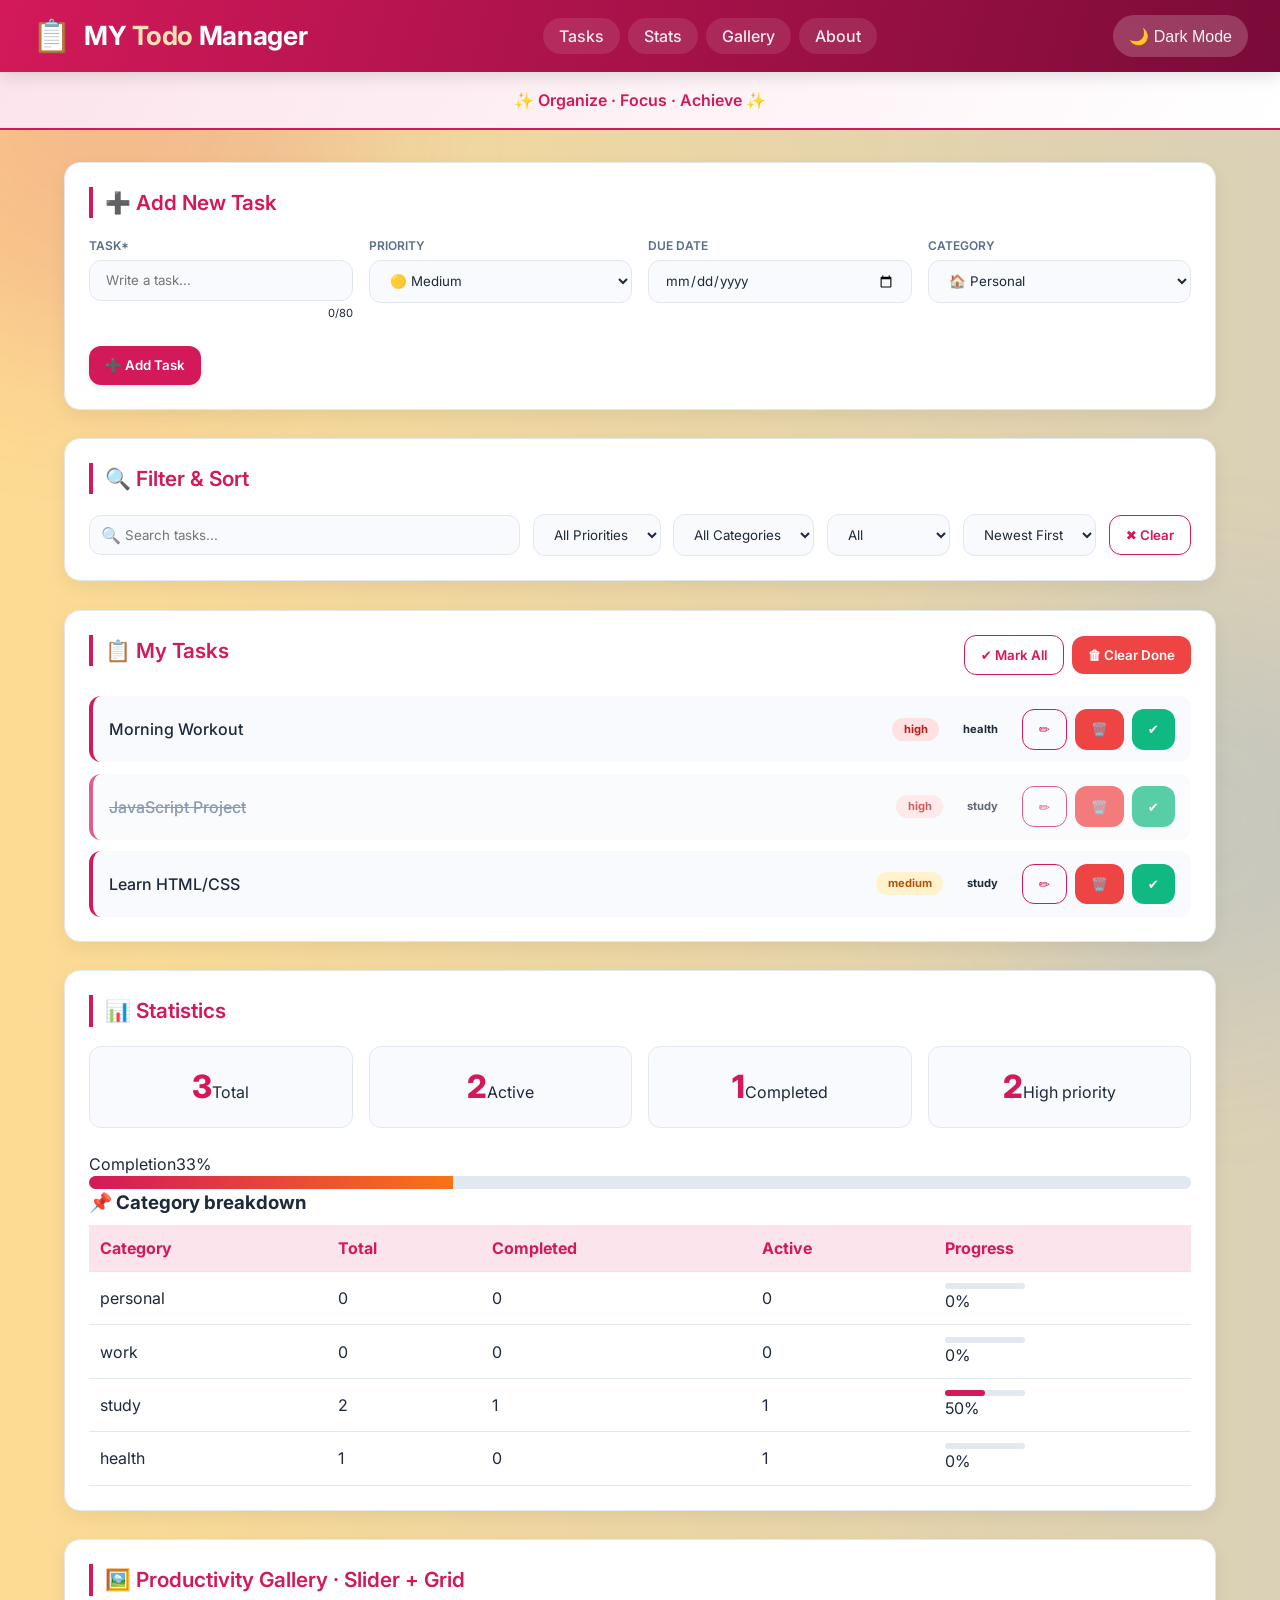
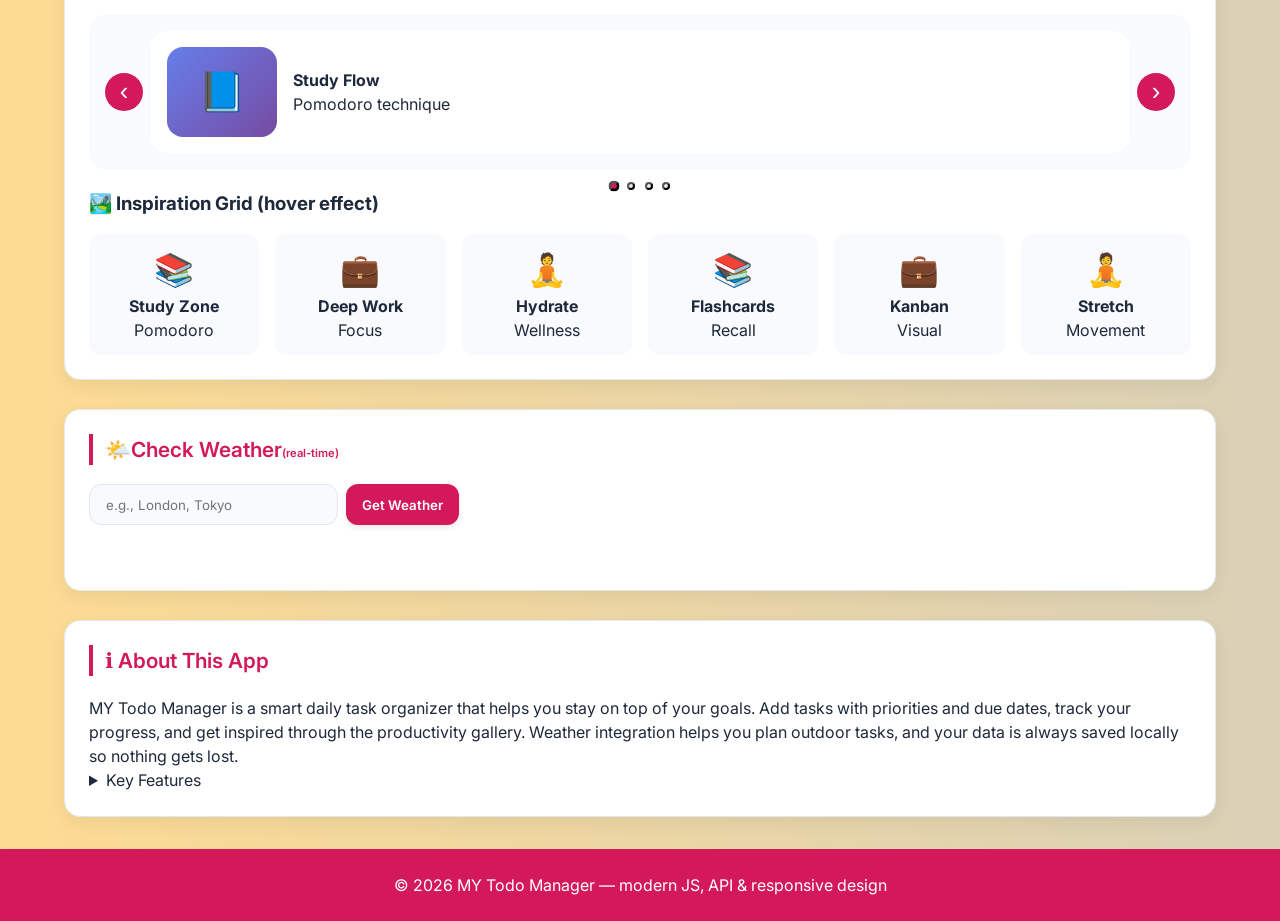
<file: index.HTML>
<!DOCTYPE html>
<html lang="en">

<head>
    <meta charset="UTF-8">
    <meta name="viewport" content="width=device-width, initial-scale=1.0, viewport-fit=cover">
    <meta name="description"
        content="MY Todo Manager - Fully interactive task management with weather API, image gallery, dark mode, and real-time statistics. Built with HTML5, CSS3, and modern JavaScript.">
    <meta name="author" content="Student Project">
    <meta name="keywords" content="todo, task manager, javascript, web api, responsive design, image slider">
    <meta property="og:title" content="MY Todo Manager">
    <meta property="og:description"
        content="Manage tasks dynamically with filters, weather insights, and productivity gallery">
    <meta property="og:type" content="website">
    <title> MY Todo Manager | Smart Tasks</title>
    <link rel="preconnect" href="https://fonts.googleapis.com">
    <link rel="preconnect" href="https://fonts.gstatic.com" crossorigin>
    <link rel="stylesheet" href="style1.css">
    <link rel="stylesheet" href="https://cdnjs.cloudflare.com/ajax/libs/font-awesome/6.0.0/css/all.min.css">
    <link rel="stylesheet" href="https://cdnjs.cloudflare.com/ajax/libs/animate.css/4.1.1/animate.min.css">
    <link
        href="https://fonts.googleapis.com/css2?family=Inter:opsz,wght@14..32,300;14..32,400;14..32,500;14..32,600;14..32,700&family=Fira+Code:wght@400;500&display=swap"
        rel="stylesheet">
</head>

<body>

    <header class="main-header">
        <div class="header-inner">
            <div class="logo-area"><span class="logo-icon">📋</span>
                <h1>MY <span class="accent">Todo</span> Manager</h1>
            </div>
            <nav class="top-nav"><a href="#tasks-section" class="nav-link">Tasks</a><a href="#stats-section"
                    class="nav-link">Stats</a><a href="#gallery-section" class="nav-link">Gallery</a><a href="#about"
                    class="nav-link">About</a></nav>
            <button id="themeToggle" class="theme-btn" aria-label="Theme">🌙 Dark Mode</button>
        </div>
    </header>
    <section class="hero-section">
        <p class="hero-tagline">✨ Organize · Focus · Achieve ✨</p>
    </section>

    <main class="container" id="tasks-section">
        <!-- ADD TASK FORM with validation -->
        <section class="card">
            <h2>➕ Add New Task</h2>
            <form id="taskForm">
                <div class="form-row">
                    <div class="input-group"><label>Task*</label><input type="text" id="taskInput" maxlength="80"
                            placeholder="Write a task..."><span class="char-count" id="charCount">0/80</span><span
                            id="taskError" class="error-msg"></span></div>
                    <div class="input-group"><label>Priority</label><select id="prioritySelect">
                            <option value="low">🟢 Low</option>
                            <option value="medium" selected>🟡 Medium</option>
                            <option value="high">🔴 High</option>
                        </select></div>
                    <div class="input-group"><label>Due date</label><input type="date" id="dueDateInput"></div>
                    <div class="input-group"><label>Category</label><select id="categorySelect">
                            <option value="personal">🏠 Personal</option>
                            <option value="work">💼 Work</option>
                            <option value="study">📚 Study</option>
                            <option value="health">❤️ Health</option>
                        </select></div>
                </div>
                <button type="submit" class="btn btn-primary">➕ Add Task</button>
            </form>
        </section>

        <!-- SEARCH & FILTER & SORT -->
        <section class="card">
            <h2>🔍 Filter & Sort</h2>
            <div class="filter-row">
                <div class="search-wrapper"><span class="search-icon">🔍</span><input type="search" id="searchInput"
                        placeholder="Search tasks..."></div>
                <select id="filterPriority">
                    <option value="all">All Priorities</option>
                    <option value="high">High</option>
                    <option value="medium">Medium</option>
                    <option value="low">Low</option>
                </select>
                <select id="filterCategory">
                    <option value="all">All Categories</option>
                    <option value="personal">Personal</option>
                    <option value="work">Work</option>
                    <option value="study">Study</option>
                    <option value="health">Health</option>
                </select>
                <select id="filterStatus">
                    <option value="all">All</option>
                    <option value="active">Active</option>
                    <option value="completed">Completed</option>
                </select>
                <select id="sortSelect">
                    <option value="newest">Newest First</option>
                    <option value="oldest">Oldest First</option>
                    <option value="priority">Priority</option>
                    <option value="az">A → Z</option>
                </select>
                <button id="clearFiltersBtn" class="btn btn-outline">✖ Clear</button>
            </div>
        </section>

        <!-- TASK LIST -->
        <section class="card tasks-card">
            <div style="display:flex; justify-content:space-between; flex-wrap:wrap;">
                <h2>📋 My Tasks</h2>
                <div><button id="markAllBtn" class="btn btn-sm btn-outline">✔ Mark All</button><button
                        id="clearCompletedBtn" class="btn btn-sm btn-danger" style="margin-left:8px;">🗑 Clear
                        Done</button></div>
            </div>
            <ul id="taskList" style="list-style:none;"></ul>
            <div id="emptyMsg" class="empty-msg" style="display:none;"> No tasks — time to add some!</div>
        </section>

        <!-- STATS + TABLE -->
        <section id="stats-section" class="card">
            <h2>📊 Statistics</h2>
            <div class="stats-grid">
                <div class="stat-box"><span class="stat-num" id="totalCount">0</span><span>Total</span></div>
                <div class="stat-box"><span class="stat-num" id="activeCount">0</span><span>Active</span></div>
                <div class="stat-box"><span class="stat-num" id="completedCount">0</span><span>Completed</span></div>
                <div class="stat-box"><span class="stat-num" id="highCount">0</span><span>High priority</span></div>
            </div>
            <div class="progress-section">
                <div class="progress-label"><span>Completion</span><span id="progressPercent">0%</span></div>
                <div class="progress-bar-bg">
                    <div class="progress-bar-fill" id="progressBar" style="width:0%"></div>
                </div>
            </div>
            <h3>📌 Category breakdown</h3>
            <div class="table-wrapper">
                <table>
                    <thead>
                        <tr>
                            <th>Category</th>
                            <th>Total</th>
                            <th>Completed</th>
                            <th>Active</th>
                            <th>Progress</th>
                        </tr>
                    </thead>
                    <tbody id="statsTableBody"></tbody>
                </table>
            </div>
        </section>

        <!-- GALLERY with SLIDER and GRID -->
        <section id="gallery-section" class="card">
            <h2>🖼️ Productivity Gallery · Slider + Grid</h2>
            <div class="slider-container"><button class="slider-arrow" id="prevSlide">‹</button>
                <div class="slider-track">
                    <div class="slides-wrapper" id="slidesWrapper">
                        <div class="slide" data-cat="study">
                            <div class="slide-img" style="background:linear-gradient(135deg,#667eea,#764ba2)">
                                <span>📘</span></div>
                            <div><strong>Study Flow</strong>
                                <p>Pomodoro technique</p>
                            </div>
                        </div>
                        <div class="slide" data-cat="work">
                            <div class="slide-img" style="background:linear-gradient(135deg,#f093fb,#f5576c)">
                                <span>💼</span></div>
                            <div><strong>Deep Work</strong>
                                <p>Prioritize top 3</p>
                            </div>
                        </div>
                        <div class="slide" data-cat="health">
                            <div class="slide-img" style="background:linear-gradient(135deg,#4facfe,#00f2fe)">
                                <span>🧘</span></div>
                            <div><strong>Mindful Break</strong>
                                <p>Stand & stretch</p>
                            </div>
                        </div>
                        <div class="slide" data-cat="study">
                            <div class="slide-img" style="background:linear-gradient(135deg,#43e97b,#38f9d7)">
                                <span>🎯</span></div>
                            <div><strong>Goal Setting</strong>
                                <p>SMART goals</p>
                            </div>
                        </div>
                    </div>
                </div><button class="slider-arrow" id="nextSlide">›</button>
            </div>
            <div class="slider-dots" id="sliderDots"></div>
            <h3>🏞️ Inspiration Grid (hover effect)</h3>
            <div class="gallery-grid" id="galleryGrid"></div>
        </section>

        <!-- WEATHER API (Open-Meteo) -->
        <section class="card">
            <h2>🌤️Check Weather<span style="font-size:0.7rem;">(real-time)</span></h2>
            <div class="weather-input-group" style="display:flex; gap:0.5rem;"><input type="text" id="cityInput"
                    placeholder="e.g., London, Tokyo"><button id="getWeatherBtn" class="btn btn-primary">Get
                    Weather</button></div>
            <div id="weatherResult" class="weather-result" style="margin-top:1rem; padding:0.8rem;"></div>
        </section>

        <section id="about" class="card">
            <h2>ℹ️ About This App</h2>
            <p>MY Todo Manager is a smart daily task organizer that helps you stay on top of your goals. Add tasks with
                priorities and due dates, track your progress, and get inspired through the productivity gallery.
                Weather integration helps you plan outdoor tasks, and your data is always saved locally so nothing gets
                lost.</p>
            <details>
                <summary>Key Features</summary>
                <ul style="margin-top:0.7rem; padding-left:1.2rem; color:var(--text-muted); line-height:2;">
                    <li>Add, edit, delete tasks with priority &amp; category</li>
                    <li>Search, filter &amp; sort your task list</li>
                    <li>Real-time statistics &amp; progress tracking</li>
                    <li>Productivity inspiration gallery with slider</li>
                    <li>Live weather lookup by city</li>
                    <li>Dark / light mode toggle</li>
                    <li>Auto-save to browser storage</li>
                </ul>
            </details>
        </section>
    </main>
    <footer class="footer">
        <p>© 2026 MY Todo Manager — modern JS, API & responsive design</p>
    </footer>

    <div id="editModal" class="modal-overlay" style="display:none;">
        <div class="modal-box">
            <h3>✏️ Edit Task</h3><input type="text" id="editTaskInput" style="width:100%; margin-bottom:10px;"><select
                id="editPriority">
                <option>low</option>
                <option>medium</option>
                <option>high</option>
            </select><select id="editCategory">
                <option>personal</option>
                <option>work</option>
                <option>study</option>
                <option>health</option>
            </select>
            <div style="margin-top:1rem;"><button id="saveEditBtn" class="btn btn-primary">Save</button><button
                    id="cancelEditBtn" class="btn btn-outline">Cancel</button></div>
        </div>
    </div>
    <div id="toast" class="toast"></div>


    <script src="javascript1.js" defer></script>
</body>

</html>
</file>
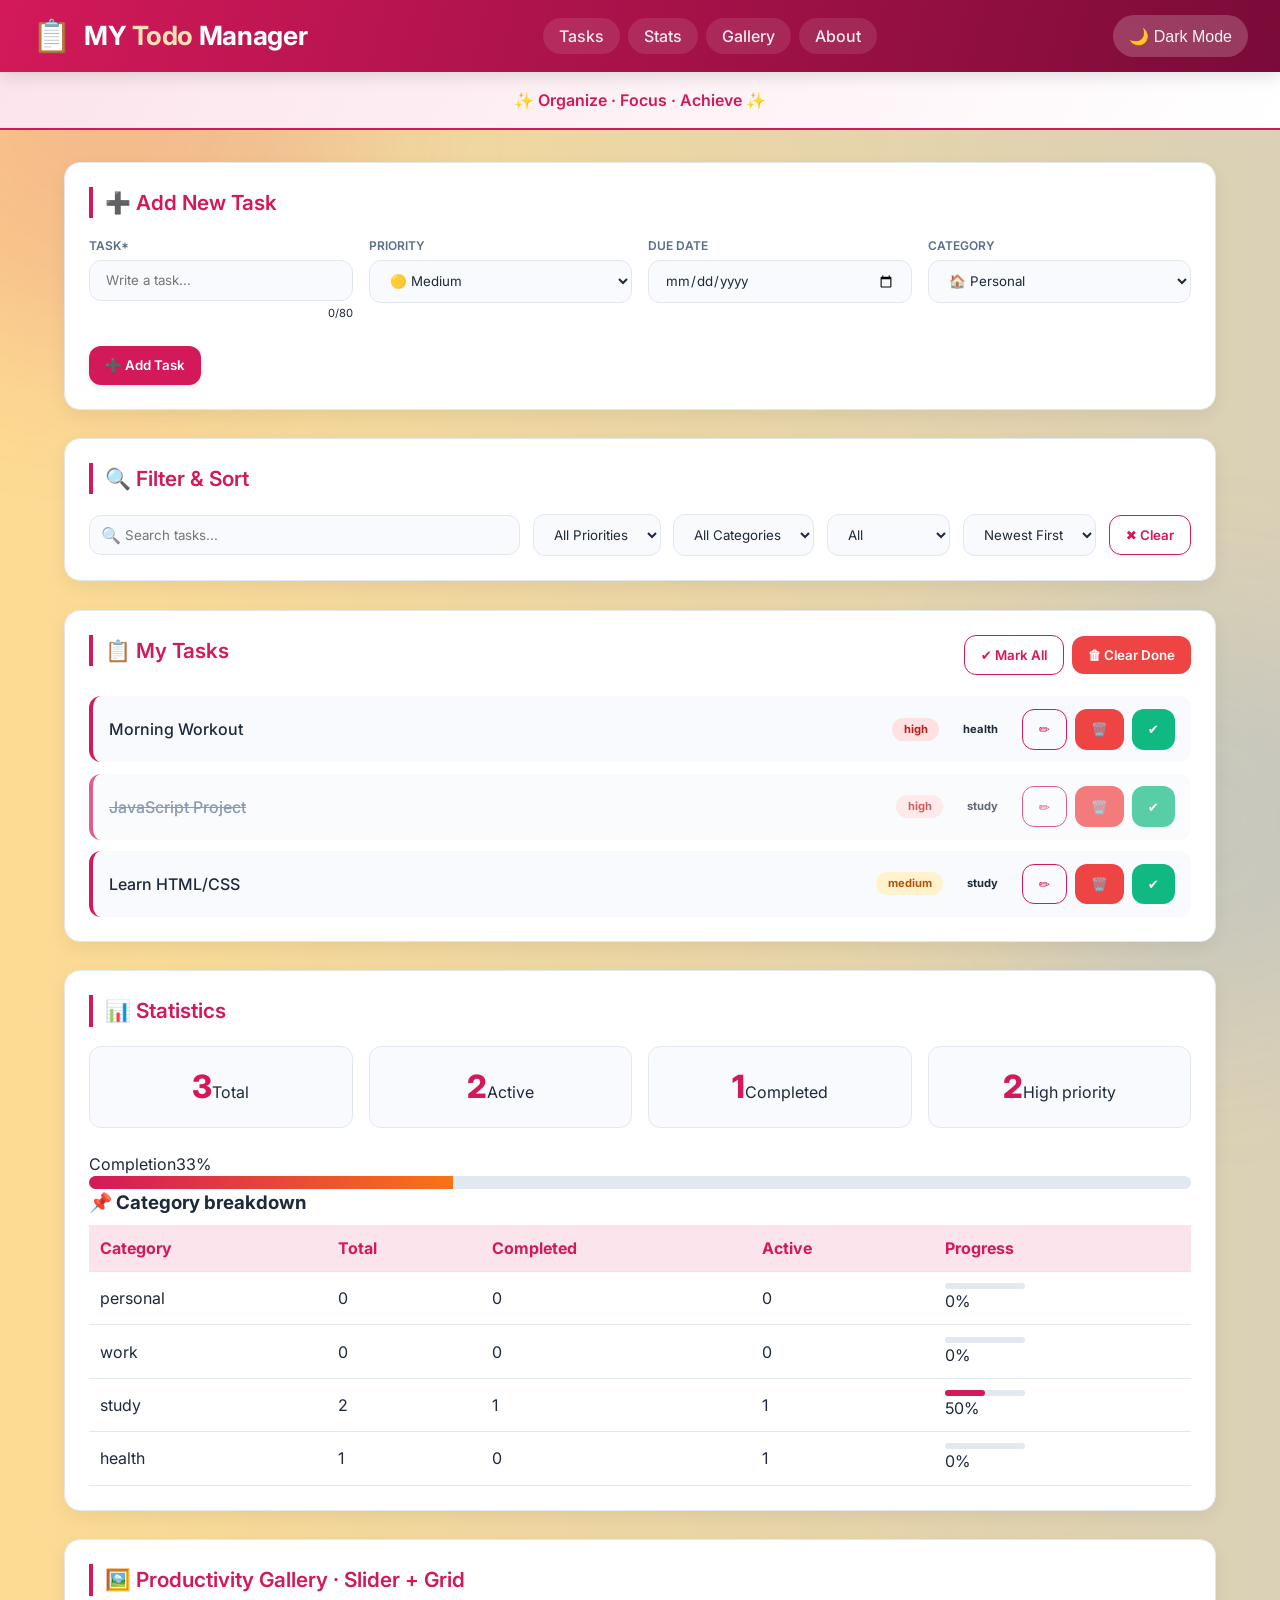
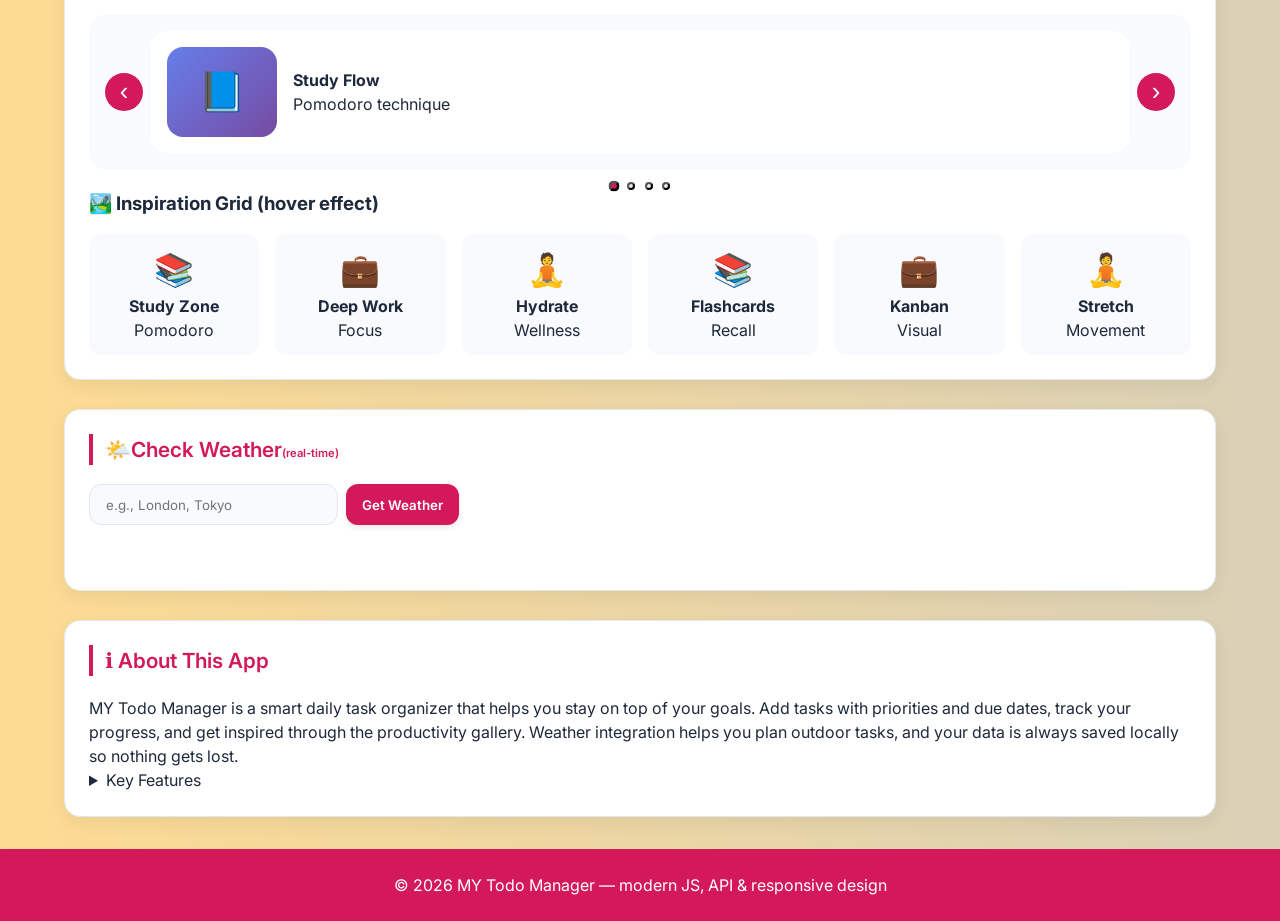
<file: index.html>
<!DOCTYPE html>
<html lang="en">

<head>
    <meta charset="UTF-8">
    <meta name="viewport" content="width=device-width, initial-scale=1.0, viewport-fit=cover">
    <meta name="description"
        content="MY Todo Manager - Fully interactive task management with weather API, image gallery, dark mode, and real-time statistics. Built with HTML5, CSS3, and modern JavaScript.">
    <meta name="author" content="Student Project">
    <meta name="keywords" content="todo, task manager, javascript, web api, responsive design, image slider">
    <meta property="og:title" content="MY Todo Manager">
    <meta property="og:description"
        content="Manage tasks dynamically with filters, weather insights, and productivity gallery">
    <meta property="og:type" content="website">
    <title> MY Todo Manager | Smart Tasks</title>
    <link rel="preconnect" href="https://fonts.googleapis.com">
    <link rel="preconnect" href="https://fonts.gstatic.com" crossorigin>
    <link rel="stylesheet" href="style1.css">
    <link rel="stylesheet" href="https://cdnjs.cloudflare.com/ajax/libs/font-awesome/6.0.0/css/all.min.css">
    <link rel="stylesheet" href="https://cdnjs.cloudflare.com/ajax/libs/animate.css/4.1.1/animate.min.css">
    <link
        href="https://fonts.googleapis.com/css2?family=Inter:opsz,wght@14..32,300;14..32,400;14..32,500;14..32,600;14..32,700&family=Fira+Code:wght@400;500&display=swap"
        rel="stylesheet">
</head>

<body>

    <header class="main-header">
        <div class="header-inner">
            <div class="logo-area"><span class="logo-icon">📋</span>
                <h1>MY <span class="accent">Todo</span> Manager</h1>
            </div>
            <nav class="top-nav"><a href="#tasks-section" class="nav-link">Tasks</a><a href="#stats-section"
                    class="nav-link">Stats</a><a href="#gallery-section" class="nav-link">Gallery</a><a href="#about"
                    class="nav-link">About</a></nav>
            <button id="themeToggle" class="theme-btn" aria-label="Theme">🌙 Dark Mode</button>
        </div>
    </header>
    <section class="hero-section">
        <p class="hero-tagline">✨ Organize · Focus · Achieve ✨</p>
    </section>

    <main class="container" id="tasks-section">
        <!-- ADD TASK FORM with validation -->
        <section class="card">
            <h2>➕ Add New Task</h2>
            <form id="taskForm">
                <div class="form-row">
                    <div class="input-group"><label>Task*</label><input type="text" id="taskInput" maxlength="80"
                            placeholder="Write a task..."><span class="char-count" id="charCount">0/80</span><span
                            id="taskError" class="error-msg"></span></div>
                    <div class="input-group"><label>Priority</label><select id="prioritySelect">
                            <option value="low">🟢 Low</option>
                            <option value="medium" selected>🟡 Medium</option>
                            <option value="high">🔴 High</option>
                        </select></div>
                    <div class="input-group"><label>Due date</label><input type="date" id="dueDateInput"></div>
                    <div class="input-group"><label>Category</label><select id="categorySelect">
                            <option value="personal">🏠 Personal</option>
                            <option value="work">💼 Work</option>
                            <option value="study">📚 Study</option>
                            <option value="health">❤️ Health</option>
                        </select></div>
                </div>
                <button type="submit" class="btn btn-primary">➕ Add Task</button>
            </form>
        </section>

        <!-- SEARCH & FILTER & SORT -->
        <section class="card">
            <h2>🔍 Filter & Sort</h2>
            <div class="filter-row">
                <div class="search-wrapper"><span class="search-icon">🔍</span><input type="search" id="searchInput"
                        placeholder="Search tasks..."></div>
                <select id="filterPriority">
                    <option value="all">All Priorities</option>
                    <option value="high">High</option>
                    <option value="medium">Medium</option>
                    <option value="low">Low</option>
                </select>
                <select id="filterCategory">
                    <option value="all">All Categories</option>
                    <option value="personal">Personal</option>
                    <option value="work">Work</option>
                    <option value="study">Study</option>
                    <option value="health">Health</option>
                </select>
                <select id="filterStatus">
                    <option value="all">All</option>
                    <option value="active">Active</option>
                    <option value="completed">Completed</option>
                </select>
                <select id="sortSelect">
                    <option value="newest">Newest First</option>
                    <option value="oldest">Oldest First</option>
                    <option value="priority">Priority</option>
                    <option value="az">A → Z</option>
                </select>
                <button id="clearFiltersBtn" class="btn btn-outline">✖ Clear</button>
            </div>
        </section>

        <!-- TASK LIST -->
        <section class="card tasks-card">
            <div style="display:flex; justify-content:space-between; flex-wrap:wrap;">
                <h2>📋 My Tasks</h2>
                <div><button id="markAllBtn" class="btn btn-sm btn-outline">✔ Mark All</button><button
                        id="clearCompletedBtn" class="btn btn-sm btn-danger" style="margin-left:8px;">🗑 Clear
                        Done</button></div>
            </div>
            <ul id="taskList" style="list-style:none;"></ul>
            <div id="emptyMsg" class="empty-msg" style="display:none;"> No tasks — time to add some!</div>
        </section>

        <!-- STATS + TABLE -->
        <section id="stats-section" class="card">
            <h2>📊 Statistics</h2>
            <div class="stats-grid">
                <div class="stat-box"><span class="stat-num" id="totalCount">0</span><span>Total</span></div>
                <div class="stat-box"><span class="stat-num" id="activeCount">0</span><span>Active</span></div>
                <div class="stat-box"><span class="stat-num" id="completedCount">0</span><span>Completed</span></div>
                <div class="stat-box"><span class="stat-num" id="highCount">0</span><span>High priority</span></div>
            </div>
            <div class="progress-section">
                <div class="progress-label"><span>Completion</span><span id="progressPercent">0%</span></div>
                <div class="progress-bar-bg">
                    <div class="progress-bar-fill" id="progressBar" style="width:0%"></div>
                </div>
            </div>
            <h3>📌 Category breakdown</h3>
            <div class="table-wrapper">
                <table>
                    <thead>
                        <tr>
                            <th>Category</th>
                            <th>Total</th>
                            <th>Completed</th>
                            <th>Active</th>
                            <th>Progress</th>
                        </tr>
                    </thead>
                    <tbody id="statsTableBody"></tbody>
                </table>
            </div>
        </section>

        <!-- GALLERY with SLIDER and GRID -->
        <section id="gallery-section" class="card">
            <h2>🖼️ Productivity Gallery · Slider + Grid</h2>
            <div class="slider-container"><button class="slider-arrow" id="prevSlide">‹</button>
                <div class="slider-track">
                    <div class="slides-wrapper" id="slidesWrapper">
                        <div class="slide" data-cat="study">
                            <div class="slide-img" style="background:linear-gradient(135deg,#667eea,#764ba2)">
                                <span>📘</span></div>
                            <div><strong>Study Flow</strong>
                                <p>Pomodoro technique</p>
                            </div>
                        </div>
                        <div class="slide" data-cat="work">
                            <div class="slide-img" style="background:linear-gradient(135deg,#f093fb,#f5576c)">
                                <span>💼</span></div>
                            <div><strong>Deep Work</strong>
                                <p>Prioritize top 3</p>
                            </div>
                        </div>
                        <div class="slide" data-cat="health">
                            <div class="slide-img" style="background:linear-gradient(135deg,#4facfe,#00f2fe)">
                                <span>🧘</span></div>
                            <div><strong>Mindful Break</strong>
                                <p>Stand & stretch</p>
                            </div>
                        </div>
                        <div class="slide" data-cat="study">
                            <div class="slide-img" style="background:linear-gradient(135deg,#43e97b,#38f9d7)">
                                <span>🎯</span></div>
                            <div><strong>Goal Setting</strong>
                                <p>SMART goals</p>
                            </div>
                        </div>
                    </div>
                </div><button class="slider-arrow" id="nextSlide">›</button>
            </div>
            <div class="slider-dots" id="sliderDots"></div>
            <h3>🏞️ Inspiration Grid (hover effect)</h3>
            <div class="gallery-grid" id="galleryGrid"></div>
        </section>

        <!-- WEATHER API (Open-Meteo) -->
        <section class="card">
            <h2>🌤️Check Weather<span style="font-size:0.7rem;">(real-time)</span></h2>
            <div class="weather-input-group" style="display:flex; gap:0.5rem;"><input type="text" id="cityInput"
                    placeholder="e.g., London, Tokyo"><button id="getWeatherBtn" class="btn btn-primary">Get
                    Weather</button></div>
            <div id="weatherResult" class="weather-result" style="margin-top:1rem; padding:0.8rem;"></div>
        </section>

        <section id="about" class="card">
            <h2>ℹ️ About This App</h2>
            <p>MY Todo Manager is a smart daily task organizer that helps you stay on top of your goals. Add tasks with
                priorities and due dates, track your progress, and get inspired through the productivity gallery.
                Weather integration helps you plan outdoor tasks, and your data is always saved locally so nothing gets
                lost.</p>
            <details>
                <summary>Key Features</summary>
                <ul style="margin-top:0.7rem; padding-left:1.2rem; color:var(--text-muted); line-height:2;">
                    <li>Add, edit, delete tasks with priority &amp; category</li>
                    <li>Search, filter &amp; sort your task list</li>
                    <li>Real-time statistics &amp; progress tracking</li>
                    <li>Productivity inspiration gallery with slider</li>
                    <li>Live weather lookup by city</li>
                    <li>Dark / light mode toggle</li>
                    <li>Auto-save to browser storage</li>
                </ul>
            </details>
        </section>
    </main>
    <footer class="footer">
        <p>© 2026 MY Todo Manager — modern JS, API & responsive design</p>
    </footer>

    <div id="editModal" class="modal-overlay" style="display:none;">
        <div class="modal-box">
            <h3>✏️ Edit Task</h3><input type="text" id="editTaskInput" style="width:100%; margin-bottom:10px;"><select
                id="editPriority">
                <option>low</option>
                <option>medium</option>
                <option>high</option>
            </select><select id="editCategory">
                <option>personal</option>
                <option>work</option>
                <option>study</option>
                <option>health</option>
            </select>
            <div style="margin-top:1rem;"><button id="saveEditBtn" class="btn btn-primary">Save</button><button
                    id="cancelEditBtn" class="btn btn-outline">Cancel</button></div>
        </div>
    </div>
    <div id="toast" class="toast"></div>


    <script src="javascript1.js" defer></script>
</body>

</html>
</file>
<file: style1.css>
/* ----- GLOBAL VARIABLES & RESET ----- */
* {
    margin: 0;
    padding: 0;
    box-sizing: border-box;
}

:root {
    --bg: #f4f7fc;
    --surface: #ffffff;
    --surface-2: #f8fafd;
    --primary: #d3195a;
    --primary-dark: #a30f48;
    --primary-soft: #fce4ec;
    --text: #1e293b;
    --text-muted: #5b6e8c;
    --border: #e2e8f0;
    --success: #10b981;
    --danger: #ef4444;
    --warning: #f59e0b;
    --accent: #3b82f6;
    --shadow-sm: 0 2px 8px rgba(0, 0, 0, 0.04);
    --shadow-md: 0 6px 18px rgba(0, 0, 0, 0.06);
    --shadow-hover: 0 12px 24px rgba(211, 25, 90, 0.12);
    --radius: 1rem;
    --radius-md: 0.75rem;
    --transition: all 0.25s ease;
}

/* Floating Glow Effect */
/* Animated Background */

body {
    font-family: 'Inter', system-ui, sans-serif;
    color: var(--text);
    line-height: 1.5;
    scroll-behavior: smooth;
    overflow-x: hidden;

    background: linear-gradient(270deg,
            #ffdde1,
            #ee9ca7,
            #fbc2eb,
            #a6c1ee,
            #fddb92);

    background-size: 1000% 1000%;

    animation: gradientMove 20s ease infinite;
}

/* DARK MODE ANIMATION */

body.dark {
    --bg: #0f172a;
    --text: #f1f5f9;
    --surface: #1e293b;
    --surface-2: #0f172a;
    --text: #f1f5f9;
    --text-muted: #94a3b8;
    --border: #334155;
    --primary-soft: #3b1e2c;

    background: linear-gradient(270deg,
            #0f172a,
            #1e293b,
            #111827,
            #172554,
            #1e1b4b);

    background-size: 400% 400%;
    animation: animatedBackground 20s ease infinite;
}

/* KEYFRAMES */

@keyframes animatedBackground {
    0% {
        background-position: 0% 50%;
    }

    50% {
        background-position: 100% 50%;
    }

    100% {
        background-position: 0% 50%;
    }
}

@keyframes gradientMove {
    0% {
        background-position: 0% 50%;
    }

    25% {
        background-position: 50% 0%;
    }

    50% {
        background-position: 100% 50%;
    }

    75% {
        background-position: 50% 100%;
    }

    100% {
        background-position: 0% 50%;
    }
}

body::before {
    content: "";
    position: fixed;
    width: 500px;
    height: 500px;
    background: rgba(211, 25, 90, 0.15);
    border-radius: 50%;
    top: -150px;
    left: -150px;
    filter: blur(80px);
    animation: floatGlow 10s ease-in-out infinite alternate;
    z-index: -1;
}

body::after {
    content: "";
    position: fixed;
    width: 400px;
    height: 400px;
    background: rgba(59, 130, 246, 0.12);
    border-radius: 50%;
    bottom: -120px;
    right: -120px;
    filter: blur(80px);
    animation: floatGlow2 12s ease-in-out infinite alternate;
    z-index: -1;
}

@keyframes floatGlow {

    from {
        transform: translateY(0px) translateX(0px);
    }

    to {
        transform: translateY(60px) translateX(40px);
    }
}

@keyframes floatGlow2 {

    from {
        transform: translateY(0px) translateX(0px);
    }

    to {
        transform: translateY(-50px) translateX(-30px);
    }
}

body.dark {
    --bg: #0f172a;
    --surface: #1e293b;
    --surface-2: #0f172a;
    --text: #f1f5f9;
    --text-muted: #94a3b8;
    --border: #334155;
    --primary-soft: #3b1e2c;
    --shadow-sm: 0 2px 8px rgba(0, 0, 0, 0.3);
}

/* ----- HEADER & NAVIGATION (semantic) ----- */
.main-header {
    background: linear-gradient(105deg, var(--primary) 0%, #7a0b38 100%);
    padding: 0.75rem 2rem;
    position: sticky;
    top: 0;
    z-index: 100;
    box-shadow: 0 6px 14px rgba(0, 0, 0, 0.1);
}

.header-inner {
    max-width: 1280px;
    margin: 0 auto;
    display: flex;
    align-items: center;
    justify-content: space-between;
    flex-wrap: wrap;
    gap: 1rem;
}

.logo-area {
    display: flex;
    align-items: center;
    gap: 0.75rem;
}

.logo-icon {
    font-size: 2rem;
    animation: gentleSpin 8s infinite linear;
}

@keyframes gentleSpin {
    0% {
        transform: rotate(0deg);
    }

    100% {
        transform: rotate(360deg);
    }
}

.main-header h1 {
    font-size: 1.65rem;
    font-weight: 700;
    color: white;
    letter-spacing: -0.3px;
}

.accent {
    color: #ffe0b5;
}

.top-nav {
    display: flex;
    gap: 0.5rem;
    flex-wrap: wrap;
}

.nav-link {
    color: rgba(255, 255, 255, 0.9);
    text-decoration: none;
    padding: 0.4rem 1rem;
    border-radius: 2rem;
    font-weight: 500;
    transition: var(--transition);
    background: rgba(255, 255, 255, 0.1);
}

.nav-link:hover {
    background: rgba(255, 255, 255, 0.25);
    transform: translateY(-2px);
}

.theme-btn {
    display: inline-flex;
    align-items: center;
    gap: 0.5rem;
    color: whitesmoke;
    background: rgba(255, 255, 255, 0.2);
    border: none;
    font-size: 1rem;
    border-radius: 3rem;

    padding: 0.5rem 1rem;
    /* 👈 width remove */
    width: auto;
    /* 👈 important */
    height: 42px;

    cursor: pointer;
    transition: var(--transition);
    backdrop-filter: blur(4px);
}

.theme-btn:hover {
    transform: rotate(20deg) scale(1.05);
    background: white;
    color: var(--primary);
}

/* Hero */
.hero-section {
    background: linear-gradient(120deg, var(--primary-soft), var(--surface));
    text-align: center;
    padding: 1rem;
    border-bottom: 2px solid var(--primary);
}

.hero-tagline {
    font-weight: 600;
    color: var(--primary);
}

/* Container & Cards */
.container {
    max-width: 1200px;
    margin: 2rem auto;
    padding: 0 1.5rem;
    display: flex;
    flex-direction: column;
    gap: 1.8rem;
}

.card {
    background: var(--surface);
    border-radius: var(--radius);
    padding: 1.5rem;
    box-shadow: var(--shadow-md);
    border: 1px solid var(--border);
    transition: var(--transition);
}

.card:hover {
    box-shadow: var(--shadow-hover);
}

h2 {
    font-size: 1.3rem;
    font-weight: 600;
    color: var(--primary);
    border-left: 4px solid var(--primary);
    padding-left: 0.75rem;
    margin-bottom: 1.2rem;
}

.form-row {
    display: flex;
    flex-wrap: wrap;
    gap: 1rem;
    margin-bottom: 1rem;
}

.input-group {
    flex: 1;
    min-width: 160px;
    display: flex;
    flex-direction: column;
    gap: 0.3rem;
}

label {
    font-size: 0.75rem;
    font-weight: 600;
    text-transform: uppercase;
    color: var(--text-muted);
}

input,
select,
.btn {
    border-radius: var(--radius-md);
    border: 1px solid var(--border);
    padding: 0.7rem 1rem;
    background: var(--surface-2);
    color: var(--text);
    font-family: inherit;
    transition: var(--transition);
}

input:focus,
select:focus {
    outline: none;
    border-color: var(--primary);
    box-shadow: 0 0 0 3px rgba(211, 25, 90, 0.2);
}

.btn {
    font-weight: 600;
    cursor: pointer;
    border: none;
    display: inline-flex;
    align-items: center;
    gap: 0.4rem;
    justify-content: center;
}

.btn-primary {
    background: var(--primary);
    color: white;
    box-shadow: 0 2px 6px rgba(0, 0, 0, 0.1);
}

.btn-primary:hover {
    background: var(--primary-dark);
    transform: translateY(-2px);
}

.btn-outline {
    background: transparent;
    border: 1px solid var(--primary);
    color: var(--primary);
}

.btn-outline:hover {
    background: var(--primary);
    color: white;
    transform: translateY(-2px);
}

.btn-danger {
    background: var(--danger);
    color: white;
}

.btn-success {
    background: var(--success);
    color: white;
}

.filter-row {
    display: flex;
    flex-wrap: wrap;
    gap: 0.8rem;
    align-items: center;
}

.search-wrapper {
    flex: 2;
    position: relative;
}

.search-wrapper input {
    width: 100%;
    padding-left: 2.2rem;
}

.search-icon {
    position: absolute;
    left: 12px;
    top: 50%;
    transform: translateY(-50%);
    opacity: 0.7;
}

/* Task List */
.task-item {
    display: flex;
    align-items: center;
    flex-wrap: wrap;
    gap: 0.8rem;
    background: var(--surface-2);
    border-left: 4px solid var(--primary);
    border-radius: var(--radius-md);
    padding: 0.8rem 1rem;
    margin-top: 0.7rem;
    transition: var(--transition);
}

.task-item:hover {
    transform: translateX(6px);
    background: var(--surface);
    box-shadow: var(--shadow-sm);
}

.task-text {
    flex: 2;
    font-weight: 500;
}

.task-item.completed {
    opacity: 0.7;
}

.task-item.completed .task-text {
    text-decoration: line-through;
    color: var(--text-muted);
}

.badge {
    padding: 0.2rem 0.7rem;
    border-radius: 2rem;
    font-size: 0.7rem;
    font-weight: 700;
}

.priority-high {
    background: #fee2e2;
    color: #b91c1c;
}

.priority-medium {
    background: #fff3cd;
    color: #b45309;
}

.priority-low {
    background: #e0f2fe;
    color: #0e7c32;
}

body.dark .priority-high {
    background: #4c1d1d;
    color: #fecaca;
}

body.dark .priority-medium {
    background: #422e00;
    color: #fde68a;
}

body.dark .priority-low {
    background: #14532d;
    color: #bbf7d0;
}

.task-actions {
    display: flex;
    gap: 0.5rem;
    margin-left: auto;
}

/* Stats Grid + Progress */
.stats-grid {
    display: grid;
    grid-template-columns: repeat(auto-fit, minmax(100px, 1fr));
    gap: 1rem;
    margin-bottom: 1.5rem;
}

.stat-box {
    background: var(--surface-2);
    border-radius: var(--radius-md);
    padding: 1rem;
    text-align: center;
    transition: 0.2s;
    border: 1px solid var(--border);
}

.stat-num {
    font-size: 2rem;
    font-weight: 800;
    color: var(--primary);
}

.progress-bar-bg {
    background: var(--border);
    border-radius: 2rem;
    height: 0.8rem;
    overflow: hidden;
}

.progress-bar-fill {
    background: linear-gradient(90deg, var(--primary), #f97316);
    height: 100%;
    width: 0%;
    transition: width 0.4s cubic-bezier(0.2, 0.9, 0.4, 1.1);
}

table {
    width: 100%;
    border-collapse: collapse;
    margin-top: 0.5rem;
}

th,
td {
    padding: 0.7rem;
    text-align: left;
    border-bottom: 1px solid var(--border);
}

th {
    background: var(--primary-soft);
    color: var(--primary);
}

/* Gallery Slider */
.slider-container {
    display: flex;
    align-items: center;
    gap: 0.5rem;
    background: var(--surface-2);
    border-radius: var(--radius);
    padding: 1rem;
}

.slider-track {
    flex: 1;
    overflow: hidden;
    position: relative;
}

.slides-wrapper {
    display: flex;
    transition: transform 0.35s cubic-bezier(0.22, 1, 0.36, 1);
}

.slide {
    flex: 0 0 100%;
    display: flex;
    gap: 1rem;
    align-items: center;
    flex-wrap: wrap;
    background: var(--surface);
    border-radius: 1rem;
    padding: 1rem;
}

.slide-img {
    width: 110px;
    height: 90px;
    border-radius: 1rem;
    display: flex;
    align-items: center;
    justify-content: center;
    background: linear-gradient(145deg, #667eea, #764ba2);
    font-size: 2.4rem;
}

.slider-arrow {
    background: var(--primary);
    border: none;
    color: white;
    width: 38px;
    height: 38px;
    border-radius: 50%;
    font-size: 1.6rem;
    cursor: pointer;
    transition: 0.2s;
}

.slider-dots {
    display: flex;
    justify-content: center;
    gap: 0.6rem;
    margin-top: 0.8rem;
}

.dot {
    width: 8px;
    height: 8px;
    background: var(--border);
    border-radius: 50%;
    cursor: pointer;
}

.dot.active {
    background: var(--primary);
    transform: scale(1.4);
}

.gallery-grid {
    display: grid;
    grid-template-columns: repeat(auto-fill, minmax(150px, 1fr));
    gap: 1rem;
    margin-top: 1rem;
}

.gallery-item {
    background: var(--surface-2);
    border-radius: 0.8rem;
    text-align: center;
    padding: 0.8rem;
    transition: 0.2s;
    cursor: pointer;
}

.gallery-item:hover {
    transform: scale(1.02) translateY(-6px);
    background: var(--surface);
    border: 1px solid var(--primary);
}

.weather-info {
    display: flex;
    gap: 1rem;
    align-items: center;
    flex-wrap: wrap;
}

.weather-icon {
    font-size: 2.8rem;
}

.toast {
    position: fixed;
    bottom: 25px;
    right: 25px;
    background: var(--primary);
    color: white;
    padding: 0.8rem 1.5rem;
    border-radius: 2rem;
    font-weight: 500;
    z-index: 2000;
    opacity: 0;
    transition: opacity 0.2s;
    pointer-events: none;
}

.toast.show {
    opacity: 1;
}

.modal-overlay {
    position: fixed;
    inset: 0;
    background: rgba(0, 0, 0, 0.6);
    display: flex;
    align-items: center;
    justify-content: center;
    z-index: 1100;
}

.modal-box {
    background: var(--surface);
    border-radius: 1.2rem;
    padding: 1.8rem;
    width: 90%;
    max-width: 420px;
}

.footer {
    background: var(--primary);
    color: white;
    text-align: center;
    padding: 1.5rem;
    margin-top: 2rem;
}

@media (max-width: 720px) {
    .container {
        padding: 0 1rem;
    }

    .task-actions {
        margin-left: 0;
        width: 100%;
        justify-content: flex-end;
    }

    .slide {
        flex-direction: column;
        text-align: center;
    }
}

@keyframes fadeSlide {
    from {
        opacity: 0;
        transform: translateY(12px);
    }

    to {
        opacity: 1;
        transform: translateY(0);
    }
}

.task-item {
    animation: fadeSlide 0.25s ease;
}

.empty-msg {
    text-align: center;
    padding: 2rem;
    color: var(--text-muted);
}

.error-msg {
    color: var(--danger);
    font-size: 0.7rem;
    margin-top: 0.2rem;
}

.char-count {
    text-align: right;
    font-size: 0.7rem;
}
</file>
